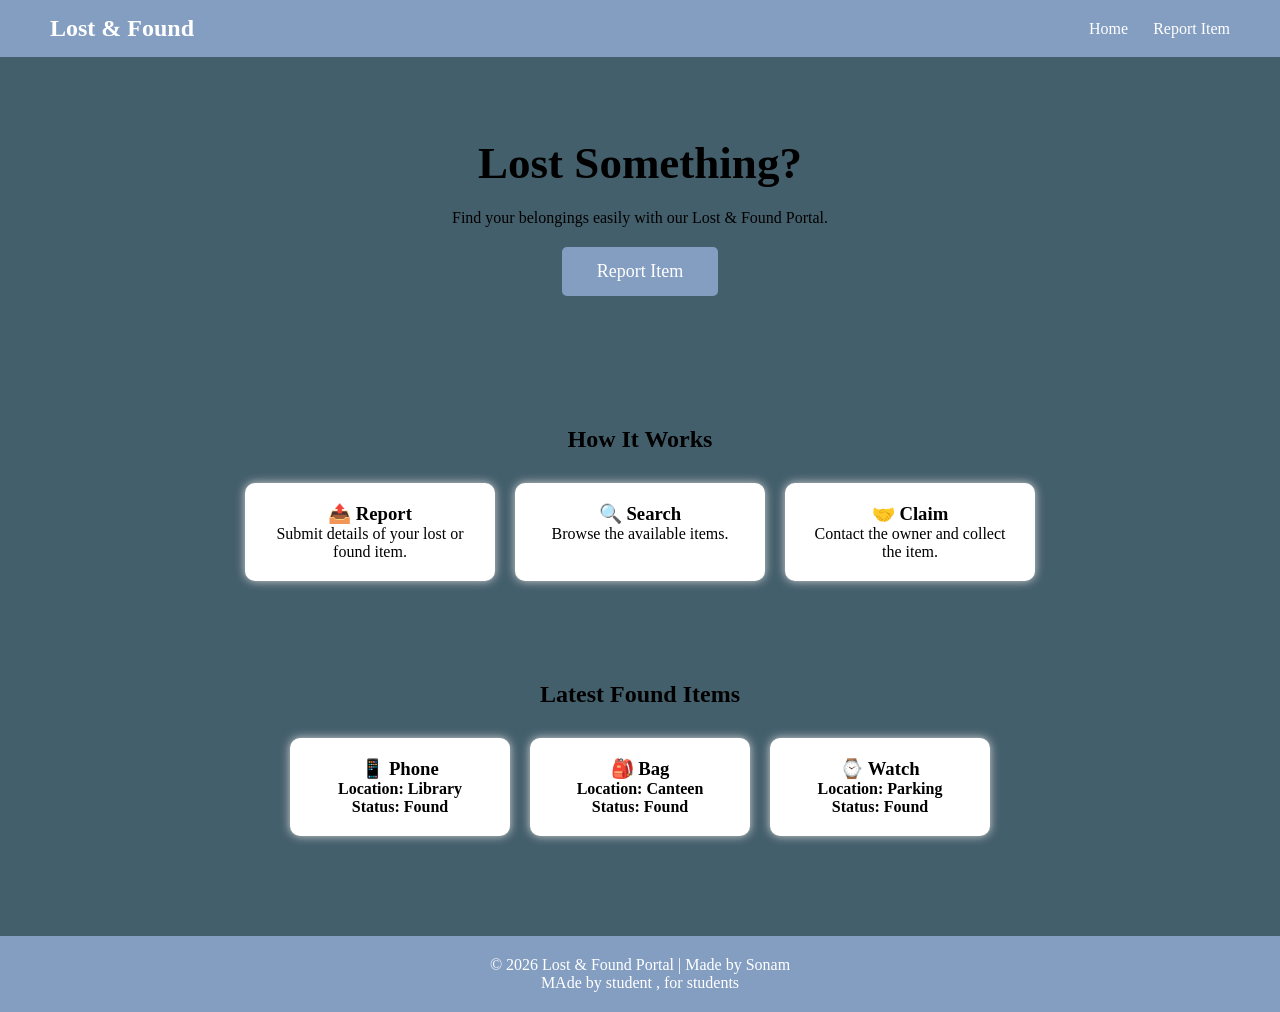
<file: index.html>
<!DOCTYPE html>
<html lang="en">
<head>
    <meta charset="UTF-8">
    <meta name="viewport" content="width=device-width, initial-scale=1.0">
    <title>Lost & Found Portal</title>
    <link rel="stylesheet" href="style.css">
</head>
<body>

    <!-- Navbar -->
    <nav class="navbar">
        <h2>Lost & Found</h2>

        <ul>
            <li><a href="#">Home</a></li>
            <li><a href="report.html">Report Item</a></li>
        </ul>
    </nav>

    <!-- Hero Section -->
    <section class="hero">

        <h1>Lost Something?</h1>

        <p>Find your belongings easily with our Lost & Found Portal.</p>

        <a href="report.html">
            <button>Report Item</button>
        </a>

    </section>

    <!-- How It Works -->
    <section class="works">

        <h2>How It Works</h2>

        <div class="boxes">

            <div class="box">
                <h3>📤 Report</h3>
                <p>Submit details of your lost or found item.</p>
            </div>

            <div class="box">
                <h3>🔍 Search</h3>
                <p>Browse the available items.</p>
            </div>

            <div class="box">
                <h3>🤝 Claim</h3>
                <p>Contact the owner and collect the item.</p>
            </div>

        </div>

    </section>

    <!-- Latest Items -->
    <section class="items">

        <h2>Latest Found Items</h2>

        <div class="cards">

            <div class="card">
                <h3>📱 Phone</h3>
                <p>Location: Library</p>
                <p>Status: Found</p>
            </div>

            <div class="card">
                <h3>🎒 Bag</h3>
                <p>Location: Canteen</p>
                <p>Status: Found</p>
            </div>

            <div class="card">
                <h3>⌚ Watch</h3>
                <p>Location: Parking</p>
                <p>Status: Found</p>
            </div>

        </div>

    </section>

    <!-- Footer -->
    <footer>

        <p>© 2026 Lost & Found Portal | Made by Sonam</p>
        <p>MAde by student , for students</p>

    </footer>
</body>
</html>
</file>
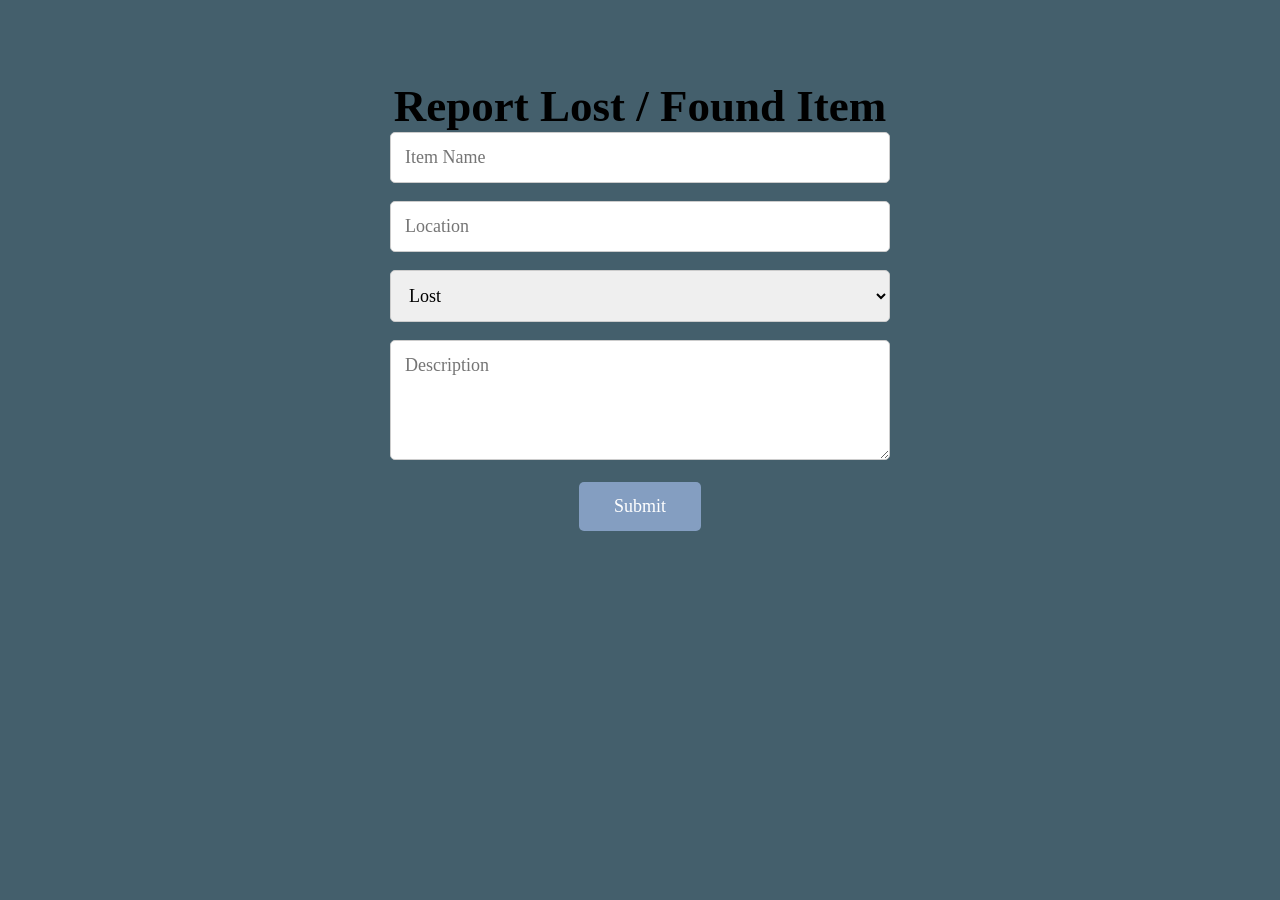
<file: report.html>
<!DOCTYPE html>
<html lang="en">

<head>
    <title>Report Item</title>
     <link rel="stylesheet" href="style.css">
</head>

<body>
    <section class="hero">
        <h1>Report Lost / Found Item</h1>

        <form>
            <input type="text" placeholder="Item Name"><br><br>
            <input type="text" placeholder="Location" ><br><br>

            <select>
            <option value="lost">Lost</option>
            <option value="found">Found</option>
            </select><br><br>

            <textarea placeholder="Description"></textarea><br><br>
            <button>Submit</button>
        </form>

    </section>
</body>
</html>
</file>
<file: style.css>
*{
    margin:0;
    padding:0;
    box-sizing:border-box;
    font-family:Cambria, Cochin, Georgia, Times, 'Times New Roman', serif;
}

body{
    background:#204050d5;
}

/* Navbar */

.navbar{
    display:flex;
    justify-content:space-between;
    align-items:center;
    background: rgba(177, 203, 254, 0.589);
    color:white;
    padding:15px 50px;
}

.navbar ul{
    display:flex;
    list-style:none;
}

.navbar li{
    margin-left:25px;
}

.navbar a{
    color:white;
    text-decoration:none;
}

.navbar a:hover{
    color:yellow;
}

/* Hero */

.hero{
    text-align:center;
    padding:80px 20px;
}

.hero h1{
    font-size:45px;
}

.hero p{
    margin:20px 0;
}

.hero button{
    padding:12px 25px;
    background: rgba(177, 203, 254, 0.589);
    color:white;
    border:none;
    border-radius:5px;
    cursor:pointer;
}

.hero button:hover{
    background:#1b2339;
}

/* How It Works */

.works{
    padding:50px;
    text-align:center;
    cursor: pointer;
}

.boxes{
    display:flex;
    justify-content:center;
    gap:20px;
    margin-top:30px;
}

.box{
    background:white;
    padding:20px;
    width:250px;
    border-radius:10px;
    box-shadow:0 0 10px lightgray;
    transition: 1s;
}

.box:hover{
    background-color: rgba(177, 203, 254, 0.589);
}

.box:active{
    background-color: rgba(41, 99, 214, 0.589);
}

/* Cards */

.items{
    padding:50px;
    text-align:center;
}

.cards{
    display:flex;
    justify-content:center;
    gap:20px;
    margin-top:30px;
    font-weight: bold;
}

.card{
    background:white;
    padding:20px;
    width:220px;
    border-radius:10px;
    box-shadow:0 0 10px lightgray;
    cursor: pointer;
    transition: 1s;

}

.card:hover{
    background-color: rgba(177, 203, 254, 0.589);
}

.card:active{
    background-color: rgba(41, 99, 214, 0.589);
}
/* Footer */

footer{
    background: rgba(177, 203, 254, 0.589);
    color:white;
    text-align:center;
    padding:20px;
    margin-top:50px;
}

/* Form */

.hero form{
    max-width: 500px;
    margin: 0 auto;
}

.hero input,
.hero select,
.hero textarea{
    width: 100%;
    padding: 14px;
    font-size: 18px;
    border: 1px solid #ccc;
    border-radius: 5px;
}

.hero textarea{
    min-height: 120px;
    resize: vertical;
}

.hero button{
    font-size: 18px;
    padding: 14px 35px;
}
</file>
